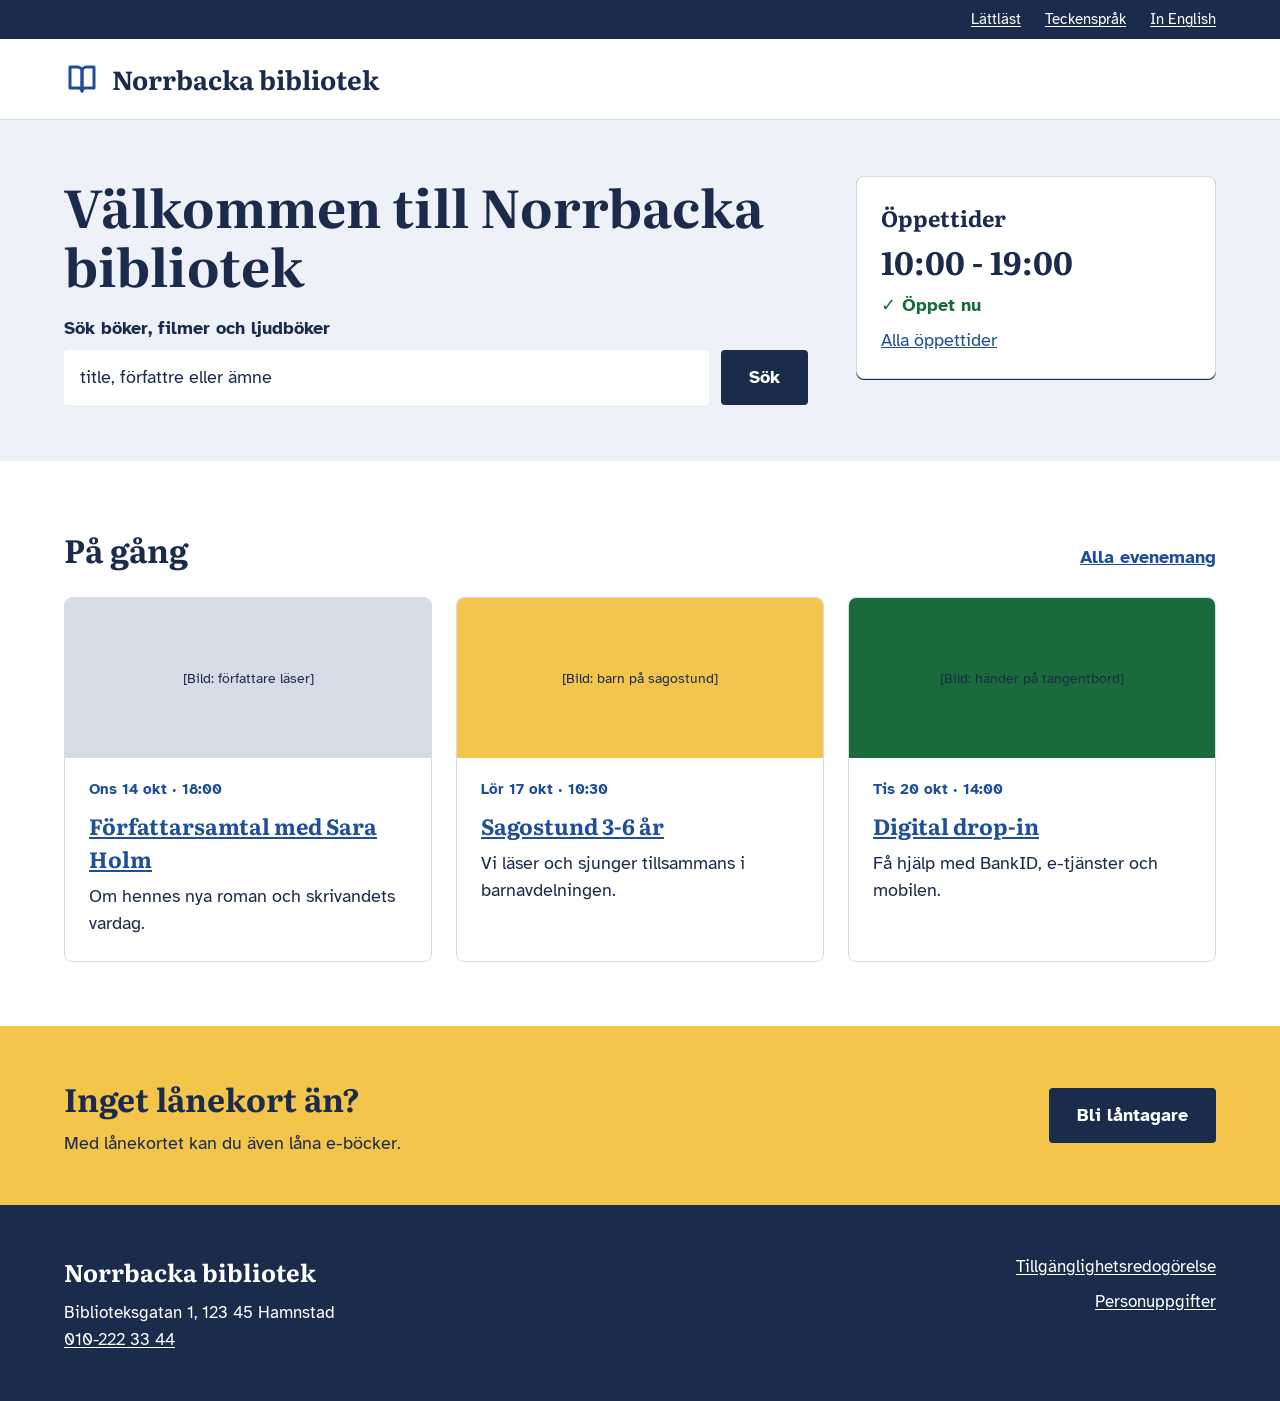
<file: index.html>
<!DOCTYPE html>
<html lang="en">
<head>
    <meta charset="UTF-8">
    <meta name="viewport" content="width=device-width, initial-scale=1.0">
    <title>Document</title>
    <link rel="stylesheet" href="./Styles/base.css">
    <link rel="stylesheet" href="index.css">
    <link rel="stylesheet" href="main.css">

</head>

<body>
    <div class="utility">
        <div class="content">
            <a href="#">Lättläst</a>
            <a href="#">Teckenspråk</a>
            <a href="#" lang="en">In English</a>
        </div>
    </div>

    <header class="header">
        <div class="content">
            <a class="logo" href="/">
                <img src="norrbacka-ikon.svg" alt="Logo">
                Norrbacka bibliotek
            </a>

            <nav class="nav" aria-label="meny-title">
                <details>
                    <summary>Meny</summary>
                        <ul>
                            <li><a href="Startsida.html" aria-current="page">Start</a></li>
                            <li><a href="Evenemang.html">Evenemang</a></li>
                            <li><a href="unga.html">Barn & unga</a></li>
                            <li><a href="besok.html">Besök oss</a></li>
                            <li><a href="lantagare.html">Bli låntagare</a></li>
                        </ul>
                </details>
            </nav>
        </div>
    </header>

    <main id="main">

        <section class="hero" aria-label="Hero-title">
            <div class="content">
                <div class="hero-intro">
                    <h1 id="hero-title">Välkommen till Norrbacka bibliotek</h1>
                    <form class="search" role="search" action="/sök">
                        <label for="search-input">Sök böker, filmer och ljudböker</label>
                        <div class="search-row">
                            <input id="search-input" type="search" name="q" placeholder="title, författre eller ämne">
                            <button class="button" type="submit">Sök</button>
                        </div>
                    </form>
                </div>
                
                <aside class="hours" aria-label="hours-title">
                    <h2 id="hours-title">Öppettider</h2>
                    <p class="hours-time">10:00 - 19:00</p>
                    <p class="hours-status"><span aria-hidden="true">✓</span> Öppet nu</p>
                    <a href="#">Alla <span class="desktop-only">öppet</span>tider</a>
                </aside>
            </div>
        </section>

        <section class="events" aria-label="events-title">
            <div class="content">
                <div class="section-header">
                    <h2>På gång</h2>
                </div>

                <ul class="event-list">
                    <li class="event-card">
                        <div class="event-img-blue">[Bild: författare läser]</div>
                        <div class="event-body">
                            <p class="event-data"><time datetime="2026-10-14T18:00">Ons 14 okt · 18:00</time></p>
                            <h3><a href="#">Författarsamtal med Sara Holm</a></h3>
                            <p>Om hennes nya roman och skrivandets vardag.</p>
                        </div>
                    </li>

                    <li class="event-card">
                        <div class="event-img-yellow">[Bild: barn på sagostund]</div>
                        <div class="event-body">
                            <p class="event-data"><time datetime="2026-10-17T10:30">Lör 17 okt · 10:30</time></p>
                            <h3><a href="#">Sagostund 3-6 år</a></h3>
                            <p>Vi läser och sjunger tillsammans i barnavdelningen.</p>
                        </div>
                    </li>

                    <li class="event-card">
                        <div class="event-img-green">[Bild: händer på tangentbord]</div>
                        <div class="event-body">
                            <p class="event-data"><time datetime="2026-10-20T14:00">Tis 20 okt · 14:00</time></p>
                            <h3><a href="#">Digital drop-in</a></h3>
                            <p>Få hjälp med BankID, e-tjänster och mobilen.</p>
                        </div>
                    </li>
                </ul>
                <a class="events-more" href="#">Alla evenemang</a>
            </div>
        </section>

        <section class="cta" aria-label="cta-title">
            <div class="content">
                <div>
                    <h2 id="cta-title">Inget lånekort än?</h2>
                    <p>
                        <span class="mobile-only">Gratis och tar fem minuter.</span> 
                        <span class="desktop-only">Med lånekortet kan du även låna e-böcker.</span>
                    </p>
                </div>
                <a class="button-dark" herf="#">Bli låntagare</a>
            </div>
        </section>
    </main>

    <footer class="footer">
        <div class="content">
            <address>
                <p class="footer-name">Norrbacka bibliotek</p>
                Biblioteksgatan 1, 123 45 Hamnstad<br>
                <a href="tel:+46100000000">010-222 33 44</a>
            </address>

            <ul class="footer-links">
                <li><a href="#">Tillgänglighetsredogörelse</a></li>
                <li><a href="#">Personuppgifter</a></li>
            </ul>
        </div>
    </footer>

    
</body>
</html>
</file>
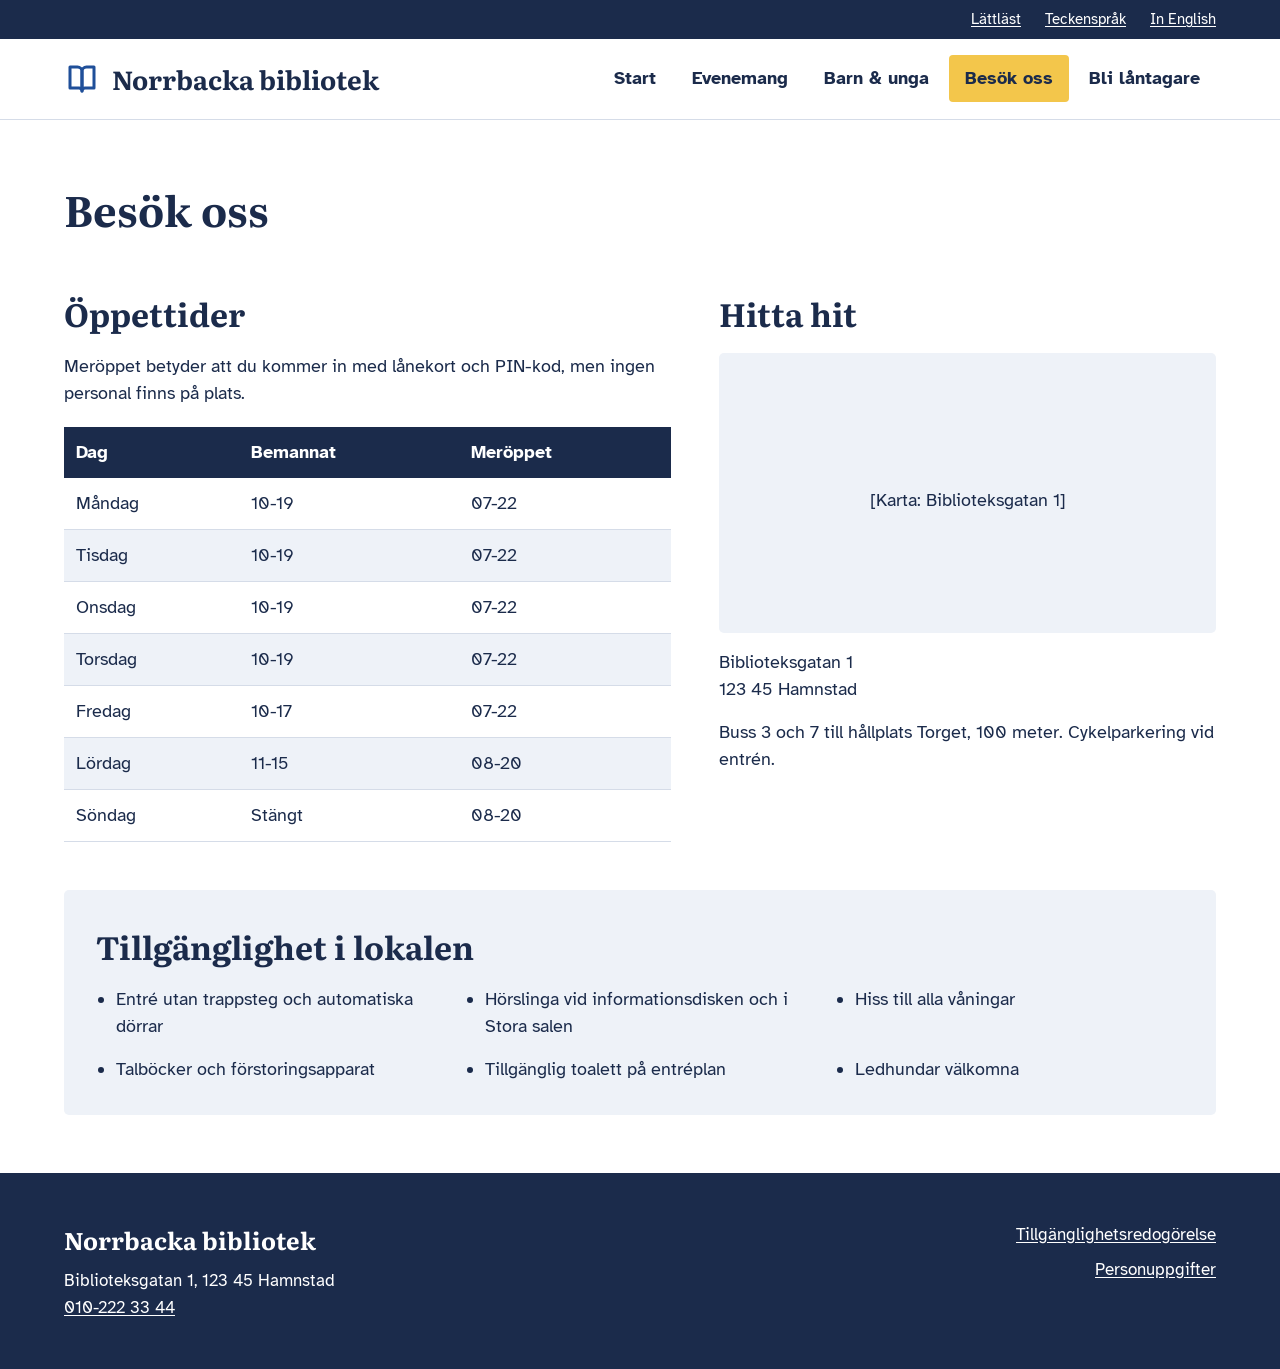
<file: besok.html>
<!DOCTYPE html>
<html lang="sv">
<head>
    <meta charset="UTF-8">
    <meta name="viewport" content="width=device-width, initial-scale=1.0">
    <title>Besök oss</title>

     <link rel="stylesheet" href="./Styles/base.css">
    <link rel="stylesheet" href="besok.css">
    <link rel="stylesheet" href="main.css">
</head>

<body>

    <div class="utility">
        <div class="content">
            <a href="#">Lättläst</a>
            <a href="#">Teckenspråk</a>
            <a href="#" lang="en">In English</a>
        </div>
    </div>

    <header class="header">
        <div class="content">

            <a class="logo" href="index.html">
                <img src="norrbacka-ikon.svg" alt="Norrbacka biblioteks logotyp">
                Norrbacka bibliotek
            </a>

            <nav class="nav">
                <ul>
                    <li><a href="index.html">Start</a></li>
                    <li><a href="Evenemang.html">Evenemang</a></li>
                    <li><a href="unga.html">Barn & unga</a></li>
                    <li><a href="besok.html" aria-current="page">Besök oss</a></li>
                    <li><a href="lantagare.html">Bli låntagare</a></li>
                </ul>
            </nav>

        </div>
    </header>


    <main>

        <section class="visit-section">
            <div class="content">

                <h1>Besök oss</h1>

                <div class="visit-grid">

                    <section class="opening-hours">

                        <h2>Öppettider</h2>

                        <p>
                            Meröppet betyder att du kommer in med lånekort och PIN-kod,
                            men ingen personal finns på plats.
                        </p>

                        <table>
                            <thead>
                                <tr>
                                    <th>Dag</th>
                                    <th>Bemannat</th>
                                    <th>Meröppet</th>
                                </tr>
                            </thead>

                            <tbody>
                                <tr>
                                    <td>Måndag</td>
                                    <td>10-19</td>
                                    <td>07-22</td>
                                </tr>

                                <tr>
                                    <td>Tisdag</td>
                                    <td>10-19</td>
                                    <td>07-22</td>
                                </tr>

                                <tr>
                                    <td>Onsdag</td>
                                    <td>10-19</td>
                                    <td>07-22</td>
                                </tr>

                                <tr>
                                    <td>Torsdag</td>
                                    <td>10-19</td>
                                    <td>07-22</td>
                                </tr>

                                <tr>
                                    <td>Fredag</td>
                                    <td>10-17</td>
                                    <td>07-22</td>
                                </tr>

                                <tr>
                                    <td>Lördag</td>
                                    <td>11-15</td>
                                    <td>08-20</td>
                                </tr>

                                <tr>
                                    <td>Söndag</td>
                                    <td>Stängt</td>
                                    <td>08-20</td>
                                </tr>
                            </tbody>
                        </table>

                    </section>


                    <section class="find-us">

                        <h2>Hitta hit</h2>

                        <div class="map">
                            <p>[Karta: Biblioteksgatan 1]</p>
                        </div>

                        <p>
                            Biblioteksgatan 1<br>
                            123 45 Hamnstad
                        </p>

                        <p>
                            Buss 3 och 7 till hållplats Torget, 100 meter.
                            Cykelparkering vid entrén.
                        </p>

                    </section>

                </div>


                <section class="accessibility">

                    <h2>Tillgänglighet i lokalen</h2>

                    <ul>
                        <li>Entré utan trappsteg och automatiska dörrar</li>
                        <li>Hörslinga vid informationsdisken och i Stora salen</li>
                        <li>Hiss till alla våningar</li>
                        <li>Talböcker och förstoringsapparat</li>
                        <li>Tillgänglig toalett på entréplan</li>
                        <li>Ledhundar välkomna</li>
                    </ul>

                </section>

            </div>
        </section>

    </main>


    <footer class="footer">
        <div class="content">

            <address>
                <p class="footer-name">Norrbacka bibliotek</p>
                Biblioteksgatan 1, 123 45 Hamnstad<br>
                <a href="tel:+46102223344">010-222 33 44</a>
            </address>

            <ul class="footer-links">
                <li><a href="#">Tillgänglighetsredogörelse</a></li>
                <li><a href="#">Personuppgifter</a></li>
            </ul>

        </div>
    </footer>

</body>
</html>
</file>
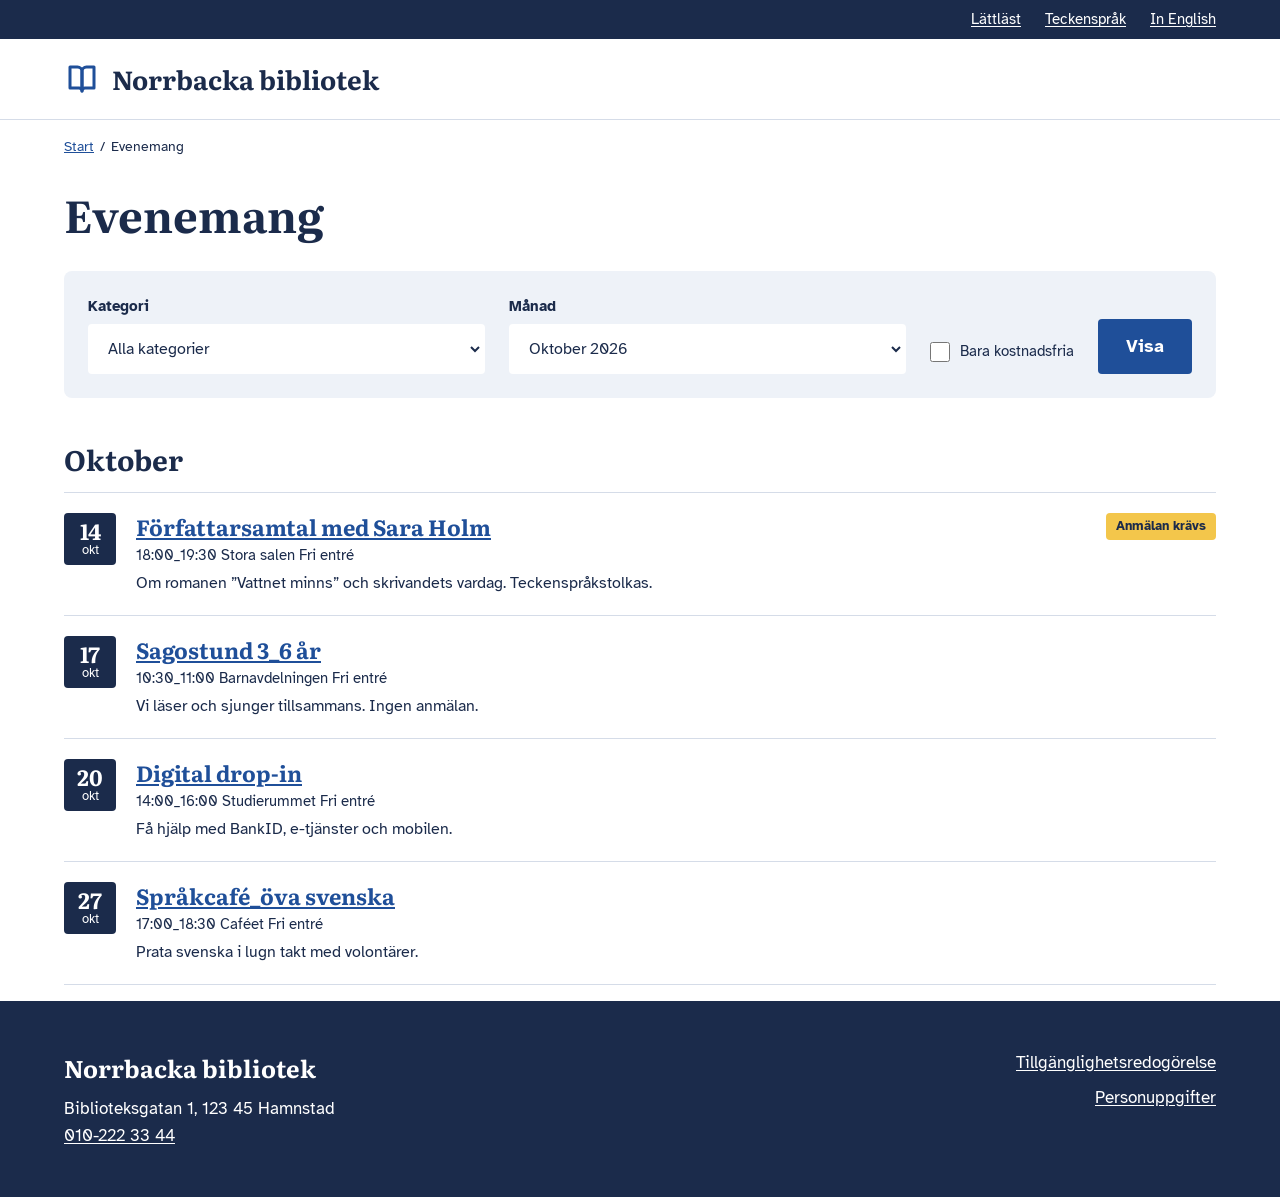
<file: Evenemang.html>
<!DOCTYPE html>
<html lang="en">
<head>
    <meta charset="UTF-8">
    <meta name="viewport" content="width=device-width, initial-scale=1.0">
    <title>Document</title>
    <link rel="stylesheet" href="./Styles/base.css">
    <link rel="stylesheet" href="./Styles/page2.css">
    <link rel="stylesheet" href="main.css">
</head>
<body>
    <div class="utility">
        <div class="content">
            <a href="#">Lättläst</a>
            <a href="#">Teckenspråk</a>
            <a href="#" lang="en">In English</a>
        </div>
    </div>

    <header class="header">
        <div class="content">
            <a class="logo" href="/">
                <img src="norrbacka-ikon.svg" alt="Logo">
                Norrbacka bibliotek
            </a>

            <nav class="nav" aria-label="meny-title">
                <details>
                    <summary>Meny</summary>
                        <ul>
                            <li><a href="index.html">Start</a></li>
                            <li><a href="Evenemang.html" aria-current="page">Evenemang</a></li>
                            <li><a href="unga.html">Barn & unga</a></li>
                            <li><a href="besok.html">Besök oss</a></li>
                            <li><a href="lantagare.html">Bli låntagare</a></li>
                        </ul>
                </details>
            </nav>
        </div>
    </header>

    <main id="main">
        <div class="content">
            <nav class="crumb" aria-label="smula">
                <ol>
                    <li><a href="Startsida.html">Start</a></li>
                    <li aria-current="page">Evenemang</li>
                </ol>
            </nav>

            <h1 class="page-title">Evenemang</h1>

            <form action="/Evenemang.html" class="filter" aria-label="Filtrera evenemang">
                <div class="field">
                    <label for="category">Kategori</label>

                    <select name="kategori" id="category">
                        <option value="">Alla kategorier</option>
                        <option value="barn">Barn & unga</option>
                        <option value="forfattare">Författarsamtal</option>
                        <option value="digitalt">Digitalt</option>
                        <option value="sprak">Språk</option>
                    </select>

                </div>

                <div class="field">
                    <label for="month">Månad</label>

                    <select name="månad" id="month">
                        <option value="2026-10">Oktober 2026</option>
                        <option value="2026-11">November 2026</option>
                        <option value="2026-12">December 2026</option>
                    </select>

                </div>

                <label class="check">
                    <input type="checkbox" name="gratis">
                    Bara kostnadsfria
                </label>

                <button class="button" type="submit">Visa</button>
            </form>

            <section class="month" aria-labelledby="month-oktober">
                <h2 id="month-oktober">Oktober</h2>

                <ul class="event-rows">
                    <li class="event-row">

                        <time class="date-badge" datetime="2026-10-14">
                            <span class="date-day">14</span>
                            <span class="date-month">okt</span>
                        </time>

                        <div class="event-info">
                            <h3><a href="#">Författarsamtal med Sara Holm</a></h3>
                            <p class="event-meta">18:00_19:30 Stora salen Fri entré</p>
                            <p class="event-desc">Om romanen ”Vattnet minns” och skrivandets vardag. Teckenspråkstolkas.</p>
                        </div>

                        <span class="badge">Anmälan krävs</span>
                    </li>

                    <li class="event-row">
            
                        <time class="date-badge" datetime="2026-10-17">
                            <span class="date-day">17</span>
                            <span class="date-month">okt</span>
                        </time>

                        <div class="event-info">
                            <h3><a href="#">Sagostund 3_6 år</a></h3>
                            <p class="event-meta">10:30_11:00 Barnavdelningen Fri entré</p>
                            <p class="event-desc">Vi läser och sjunger tillsammans. Ingen anmälan.</p>
                        </div>
                    </li>
 
                    <li class="event-row">

                        <time class="date-badge" datetime="2026-10-20">
                            <span class="date-day">20</span>
                            <span class="date-month">okt</span>
                        </time>

                        <div class="event-info">
                            <h3><a href="#">Digital drop-in</a></h3>
                            <p class="event-meta">14:00_16:00 Studierummet Fri entré</p>
                            <p class="event-desc">Få hjälp med BankID, e-tjänster och mobilen.</p>
                        </div>

                    </li>
 
                    <li class="event-row">

                        <time class="date-badge" datetime="2026-10-27">
                            <span class="date-day">27</span>
                            <span class="date-month">okt</span>
                        </time>

                        <div class="event-info">
                            <h3><a href="#">Språkcafé_öva svenska</a></h3>
                            <p class="event-meta">17:00_18:30 Caféet Fri entré</p>
                            <p class="event-desc">Prata svenska i lugn takt med volontärer.</p>
                        </div>

                    </li>
                </ul>
            </section>
        </div>
    </main>

    <footer class="footer">
        <div class="content">
            <address>
                <p class="footer-name">Norrbacka bibliotek</p>
                Biblioteksgatan 1, 123 45 Hamnstad<br>
                <a href="tel:+46100000000">010-222 33 44</a>
            </address>

            <ul class="footer-links">
                <li><a href="#">Tillgänglighetsredogörelse</a></li>
                <li><a href="#">Personuppgifter</a></li>
            </ul>
        </div>
    </footer>
    
</body>
</html>
</file>
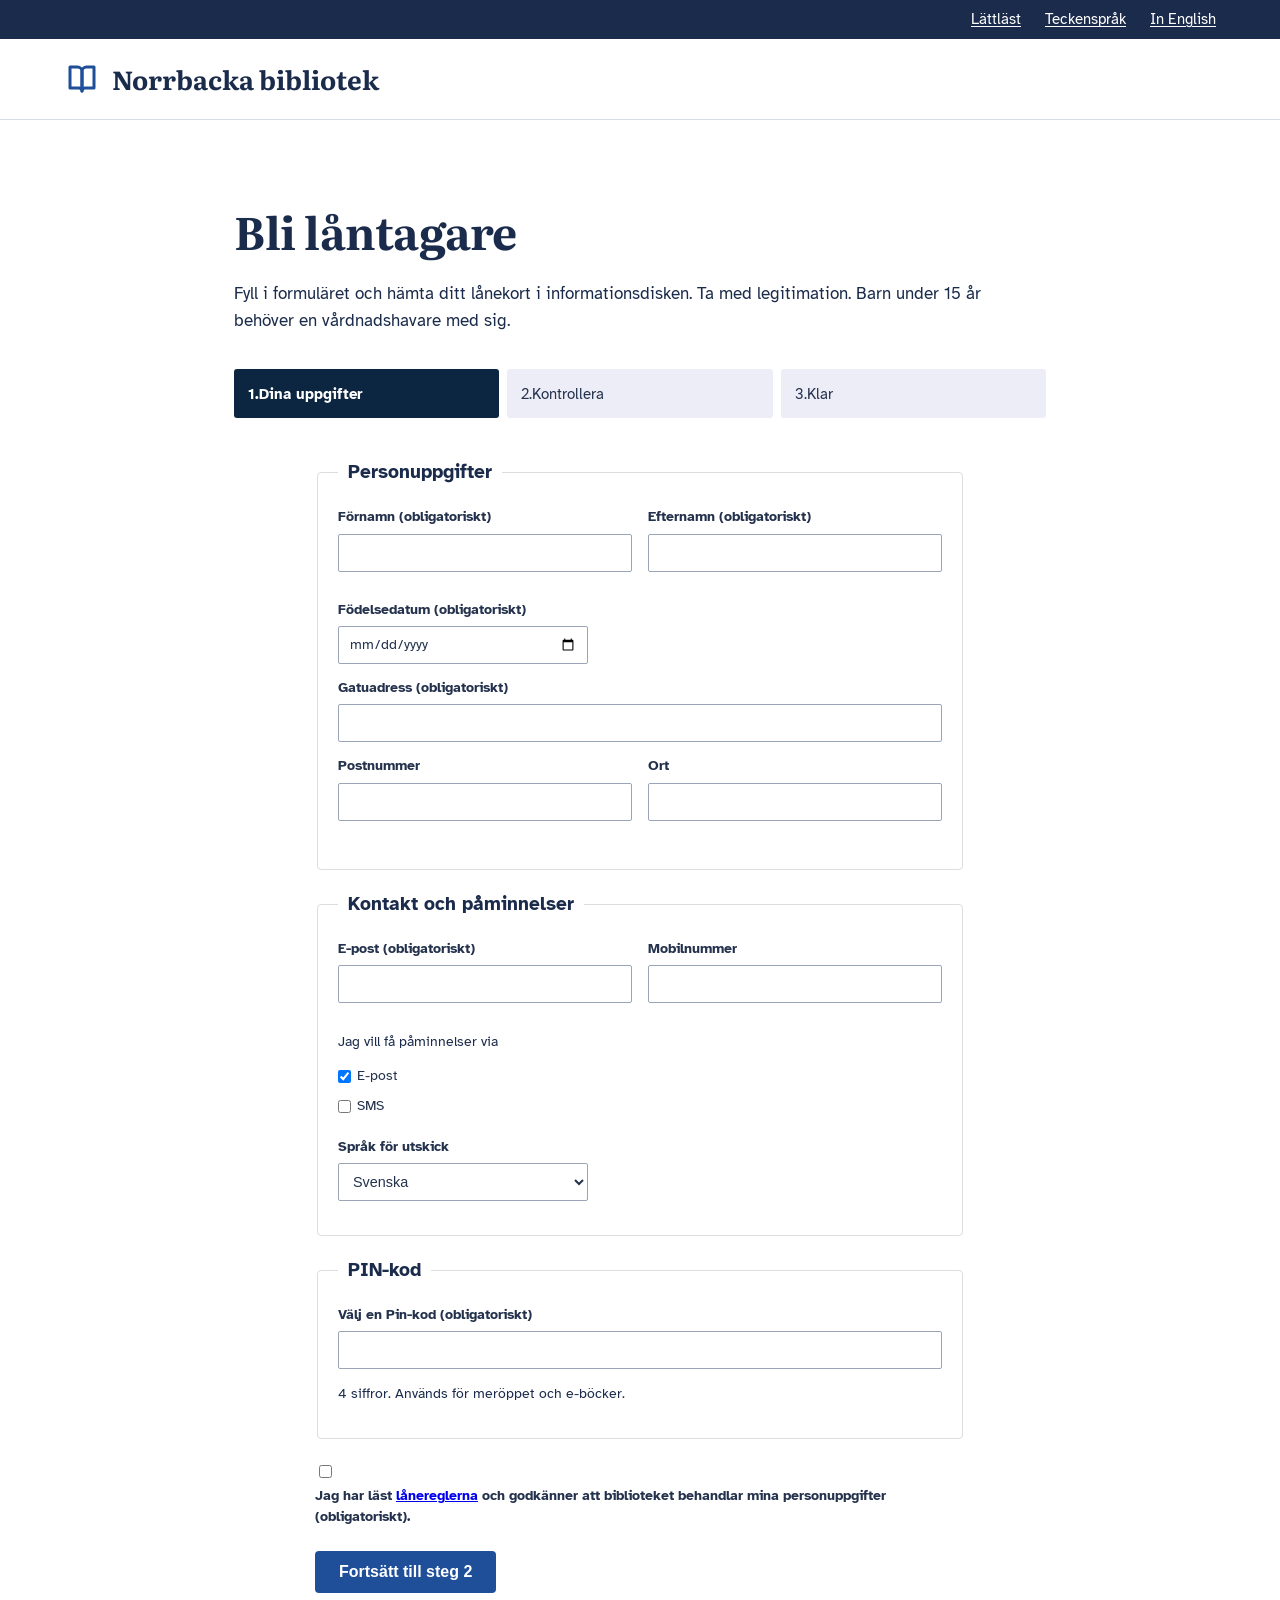
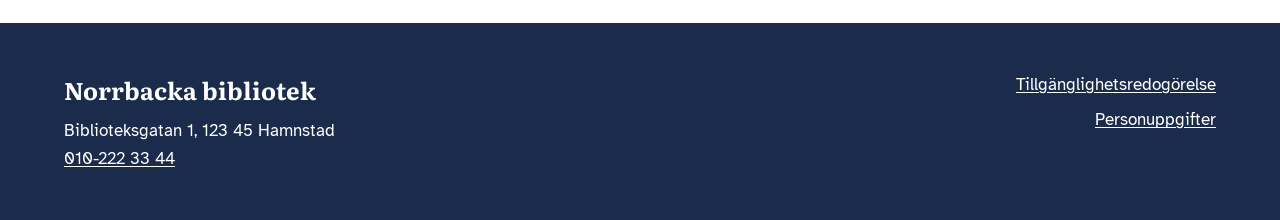
<file: lantagare.html>
<!DOCTYPE html>
<html lang="en">
<head>
    <meta charset="UTF-8">
    <meta name="viewport" content="width=device-width, initial-scale=1.0">
    <title>Document</title>
    <link rel="stylesheet" href="./Styles/base.css">
    <link rel="stylesheet" href="lantagare.css">
    <link rel="stylesheet" href="main.css">
</head>

<body>
    <div class="utility">
        <div class="content">
            <a href="#">Lättläst</a>
            <a href="#">Teckenspråk</a>
            <a href="#" lang="en">In English</a>
        </div>
    </div>

    <header class="header">
        <div class="content">
            <a class="logo" href="/">
                <img src="norrbacka-ikon.svg" alt="Logo">
                Norrbacka bibliotek
            </a>

            <nav class="nav" aria-label="meny-title">
                <details>
                    <summary>Meny</summary>
                        <ul>
                            <li><a href="index.html">Start</a></li>
                            <li><a href="Evenemang.html">Evenemang</a></li>
                            <li><a href="unga.html">Barn & unga</a></li>
                            <li><a href="besok.html">Besök oss</a></li>
                            <li><a href="lantagare.html" aria-current="page">Bli låntagare</a></li>
                        </ul>
                </details>        
            </nav>
        </div>
    </header>






    <main>
        <section class="hero" aria-label="Hero-title">
            <div class="content">
                <div class="hero-intro">
                    <h1>Bli låntagare</h1>
                    <p>Fyll i formuläret och hämta ditt lånekort i informationsdisken. Ta med legitimation. Barn under 15 år behöver en vårdnadshavare med sig.</p>
                </div>
                <nav class="steps" aria-label="Registreringens steg">

                    <ol>
                        <li>Dina uppgifter</li>
                        <li>Kontrollera</li>
                        <li>Klar</li>
                    </ol>
                </nav>

            </div>
        </section>


            <form action="/skicka-data" method="POST">
            <fieldset class="form-section">
                <legend class="form-section_title">Personuppgifter</legend>
        
        <div class="form-row">
            <div class="form-field">        
                <label for="fornamn">Förnamn (obligatoriskt)</label>
                <input id="fornamn" name="fornamn"
                      autocomplete="given-name" required>
            </div>

            <div class="form-field">
                <label for="efternamn">Efternamn (obligatoriskt)</label>
                <input id="efternamn" name="efternamn"
                       autocomplete="family-name" required>
            </div>
        </div>

        <div class="form-field">
                <label for="fodelsedatum">
                  Födelsedatum (obligatoriskt)
                </label>
                <input id="fodelsedatum" name="fodelsedatum"
                    type="date" required>
        </div>

        <div class="form-field">

                <label for="adress">Gatuadress (obligatoriskt)</label>
             <input id="adress" name="adress"
                       autocomplete="street-address" required>
        </div>

        <div class="form-row">
            <div class="form-field">

                <label for="postnummer">Postnummer</label>
                <input id="postnummer" name="postnummer"
                    autocomplete="postal-code">
            </div>

            <div class="form-field">

                <label for="ort">Ort</label>
                <input id="ort" name="ort"
                    autocomplete="address-level2">
            </div>
        </div>
    </fieldset>

        <fieldset class="form-section">
            <legend class="form-section_title">Kontakt och påminnelser</legend>
        
            <div class="form-row">
                <div class="form-field">
                    <label for="epost">E-post (obligatoriskt)</label>
                    <input id="epost" name="epost" type="email"
                        autocomplete="email" required>
                </div>

                <div class="form-field">
                    <label for="mobil">Mobilnummer</label>
                    <input id="mobil" name="mobil" type="tel"
                        autocomplete="tel">
                </div>
            </div>

            <p>Jag vill få påminnelser via</p>

            <div class="checkbox-group">
                <div class="checkbox-option">
                    <input id="paminelse-epost" type="checkbox"
                        name="paminelse" value="epost" checked>
                    <label for="paminelse-epost">E-post</label>
                </div>

                <div class="checkbox-option">
                    <input id="paminelse-sms" type="checkbox"
                        name="paminelse" value="sms">
                    <label for="paminelse-sms">SMS</label>
                </div>
            </div>    
        
            <div class="form-field">    
                <label for="sprak">Språk för utskick</label>
                <select id="sprak" name="sprak">
                    <option value="sv">Svenska</option>
                    <option value="en">Engelska</option>
                </select>
            </div>    
        </fieldset>


        <fieldset class="form-section">
            <legend class="form-section_title">PIN-kod</legend>

            <label for="pinkod">Välj en Pin-kod (obligatoriskt)</label>
            <input id="pinkod" name="pinkod" type="password"
                inputmode="numeric" pattern="[0-9]{4}"
                minlength="4" maxlength="4" required>

            <p>4 siffror. Används för meröppet och e-böcker.</p>


        </fieldset>

        <div class="form-agreement">
            <input id="godkannande" name="godkannande"
                   type="checkbox" required>
            <label for="godkannande">
            Jag har läst <a href="#">lånereglerna</a> och godkänner att biblioteket behandlar mina personuppgifter (obligatoriskt).
    
            </label>
        </div>

        <div class="form-actions">
            <button type="submit" class="btn-primary">Fortsätt till steg 2</button>
        </div>
        </form>
    </main>



    <footer class="footer">
        <div class="content">
            <address>
                <p class="footer-name">Norrbacka bibliotek</p>
                Biblioteksgatan 1, 123 45 Hamnstad<br>
                <a href="tel:+46100000000">010-222 33 44</a>
            </address>
            <ul class="footer-links">
                <li><a href="#">Tillgänglighetsredogörelse</a></li>
                <li><a href="#">Personuppgifter</a></li>
            </ul>
        </div>
    </footer>





</body>
</html>
</file>
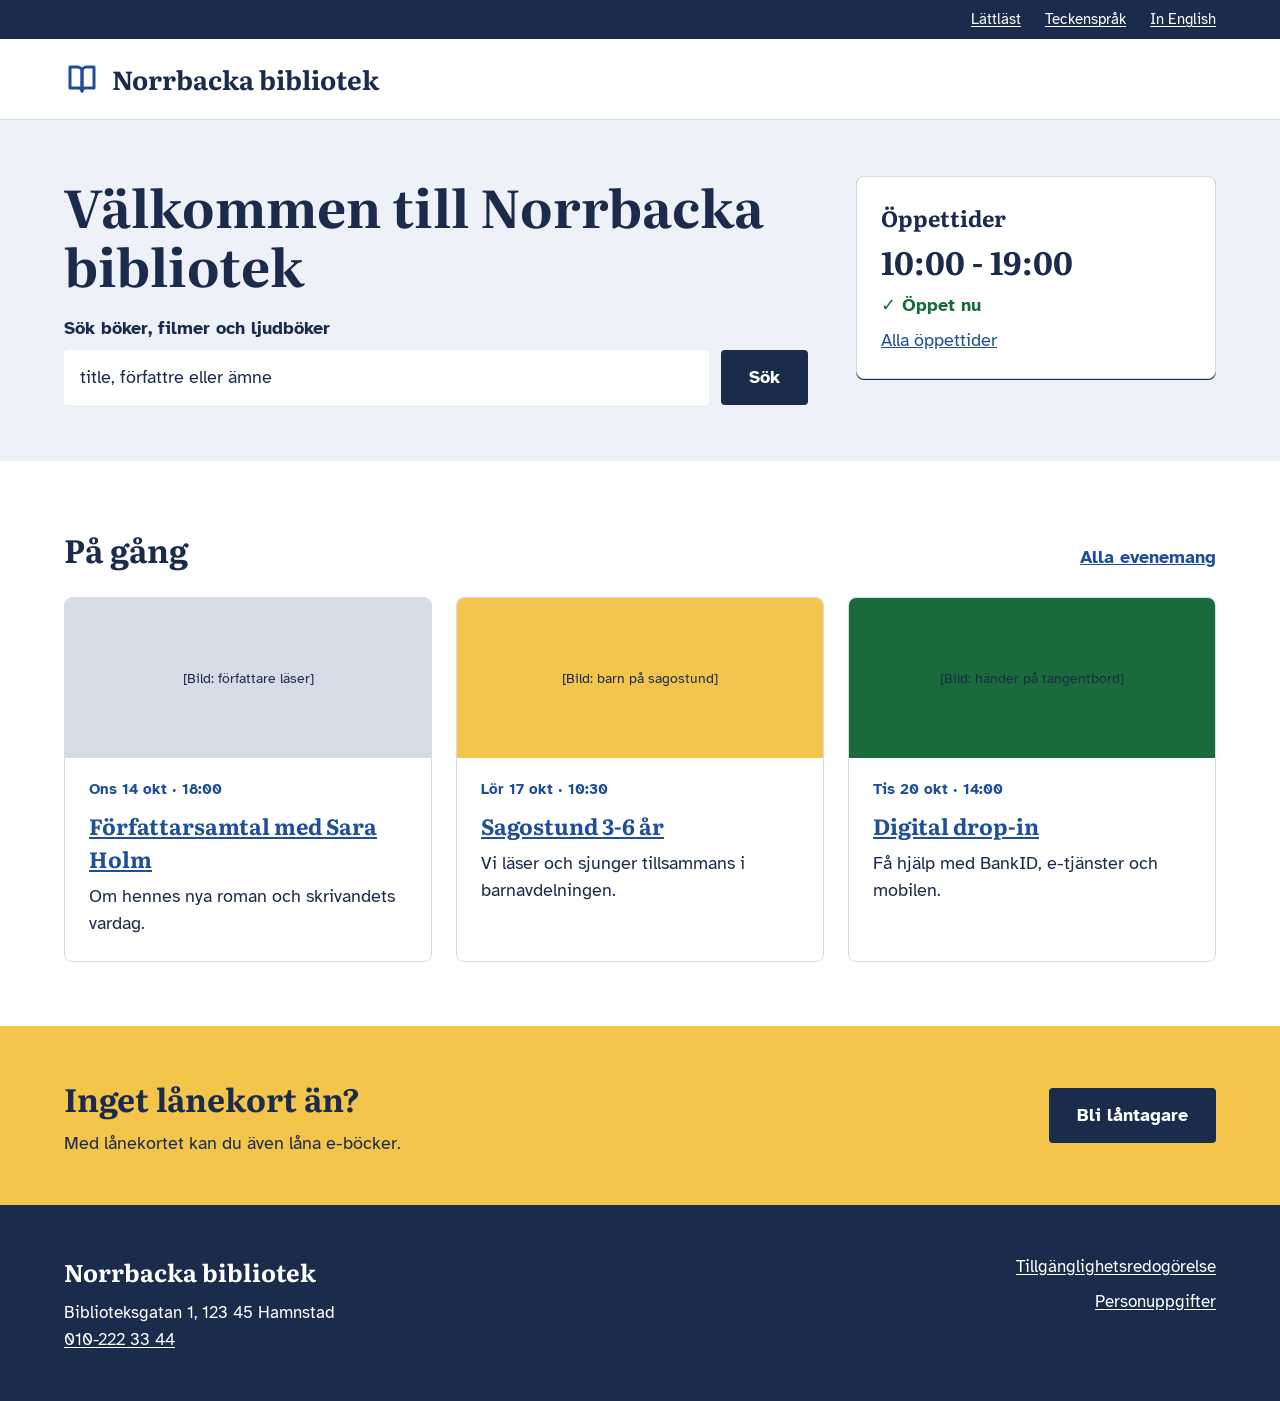
<file: Startsida.html>
<!DOCTYPE html>
<html lang="en">
<head>
    <meta charset="UTF-8">
    <meta name="viewport" content="width=device-width, initial-scale=1.0">
    <title>Document</title>
    <link rel="stylesheet" href="./Styles/base.css">
    <link rel="stylesheet" href="Startsida.css">
    <link rel="stylesheet" href="main.css">

</head>

<body>
    <div class="utility">
        <div class="content">
            <a href="#">Lättläst</a>
            <a href="#">Teckenspråk</a>
            <a href="#" lang="en">In English</a>
        </div>
    </div>

    <header class="header">
        <div class="content">
            <a class="logo" href="/">
                <img src="norrbacka-ikon.svg" alt="Logo">
                Norrbacka bibliotek
            </a>

            <nav class="nav" aria-label="meny-title">
                <details>
                    <summary>Meny</summary>
                        <ul>
                            <li><a href="Startsida.html" aria-current="page">Start</a></li>
                            <li><a href="Evenemang.html">Evenemang</a></li>
                            <li><a href="unga.html">Barn & unga</a></li>
                            <li><a href="besok.html">Besök oss</a></li>
                            <li><a href="lantagare.html">Bli låntagare</a></li>
                        </ul>
                </details>
            </nav>
        </div>
    </header>

    <main id="main">

        <section class="hero" aria-label="Hero-title">
            <div class="content">
                <div class="hero-intro">
                    <h1 id="hero-title">Välkommen till Norrbacka bibliotek</h1>
                    <form class="search" role="search" action="/sök">
                        <label for="search-input">Sök böker, filmer och ljudböker</label>
                        <div class="search-row">
                            <input id="search-input" type="search" name="q" placeholder="title, författre eller ämne">
                            <button class="button" type="submit">Sök</button>
                        </div>
                    </form>
                </div>
                
                <aside class="hours" aria-label="hours-title">
                    <h2 id="hours-title">Öppettider</h2>
                    <p class="hours-time">10:00 - 19:00</p>
                    <p class="hours-status"><span aria-hidden="true">✓</span> Öppet nu</p>
                    <a href="#">Alla <span class="desktop-only">öppet</span>tider</a>
                </aside>
            </div>
        </section>

        <section class="events" aria-label="events-title">
            <div class="content">
                <div class="section-header">
                    <h2>På gång</h2>
                </div>

                <ul class="event-list">
                    <li class="event-card">
                        <div class="event-img-blue">[Bild: författare läser]</div>
                        <div class="event-body">
                            <p class="event-data"><time datetime="2026-10-14T18:00">Ons 14 okt · 18:00</time></p>
                            <h3><a href="#">Författarsamtal med Sara Holm</a></h3>
                            <p>Om hennes nya roman och skrivandets vardag.</p>
                        </div>
                    </li>

                    <li class="event-card">
                        <div class="event-img-yellow">[Bild: barn på sagostund]</div>
                        <div class="event-body">
                            <p class="event-data"><time datetime="2026-10-17T10:30">Lör 17 okt · 10:30</time></p>
                            <h3><a href="#">Sagostund 3-6 år</a></h3>
                            <p>Vi läser och sjunger tillsammans i barnavdelningen.</p>
                        </div>
                    </li>

                    <li class="event-card">
                        <div class="event-img-green">[Bild: händer på tangentbord]</div>
                        <div class="event-body">
                            <p class="event-data"><time datetime="2026-10-20T14:00">Tis 20 okt · 14:00</time></p>
                            <h3><a href="#">Digital drop-in</a></h3>
                            <p>Få hjälp med BankID, e-tjänster och mobilen.</p>
                        </div>
                    </li>
                </ul>
                <a class="events-more" href="#">Alla evenemang</a>
            </div>
        </section>

        <section class="cta" aria-label="cta-title">
            <div class="content">
                <div>
                    <h2 id="cta-title">Inget lånekort än?</h2>
                    <p>
                        <span class="mobile-only">Gratis och tar fem minuter.</span> 
                        <span class="desktop-only">Med lånekortet kan du även låna e-böcker.</span>
                    </p>
                </div>
                <a class="button-dark" herf="#">Bli låntagare</a>
            </div>
        </section>
    </main>

    <footer class="footer">
        <div class="content">
            <address>
                <p class="footer-name">Norrbacka bibliotek</p>
                Biblioteksgatan 1, 123 45 Hamnstad<br>
                <a href="tel:+46100000000">010-222 33 44</a>
            </address>

            <ul class="footer-links">
                <li><a href="#">Tillgänglighetsredogörelse</a></li>
                <li><a href="#">Personuppgifter</a></li>
            </ul>
        </div>
    </footer>

    
</body>
</html>
</file>
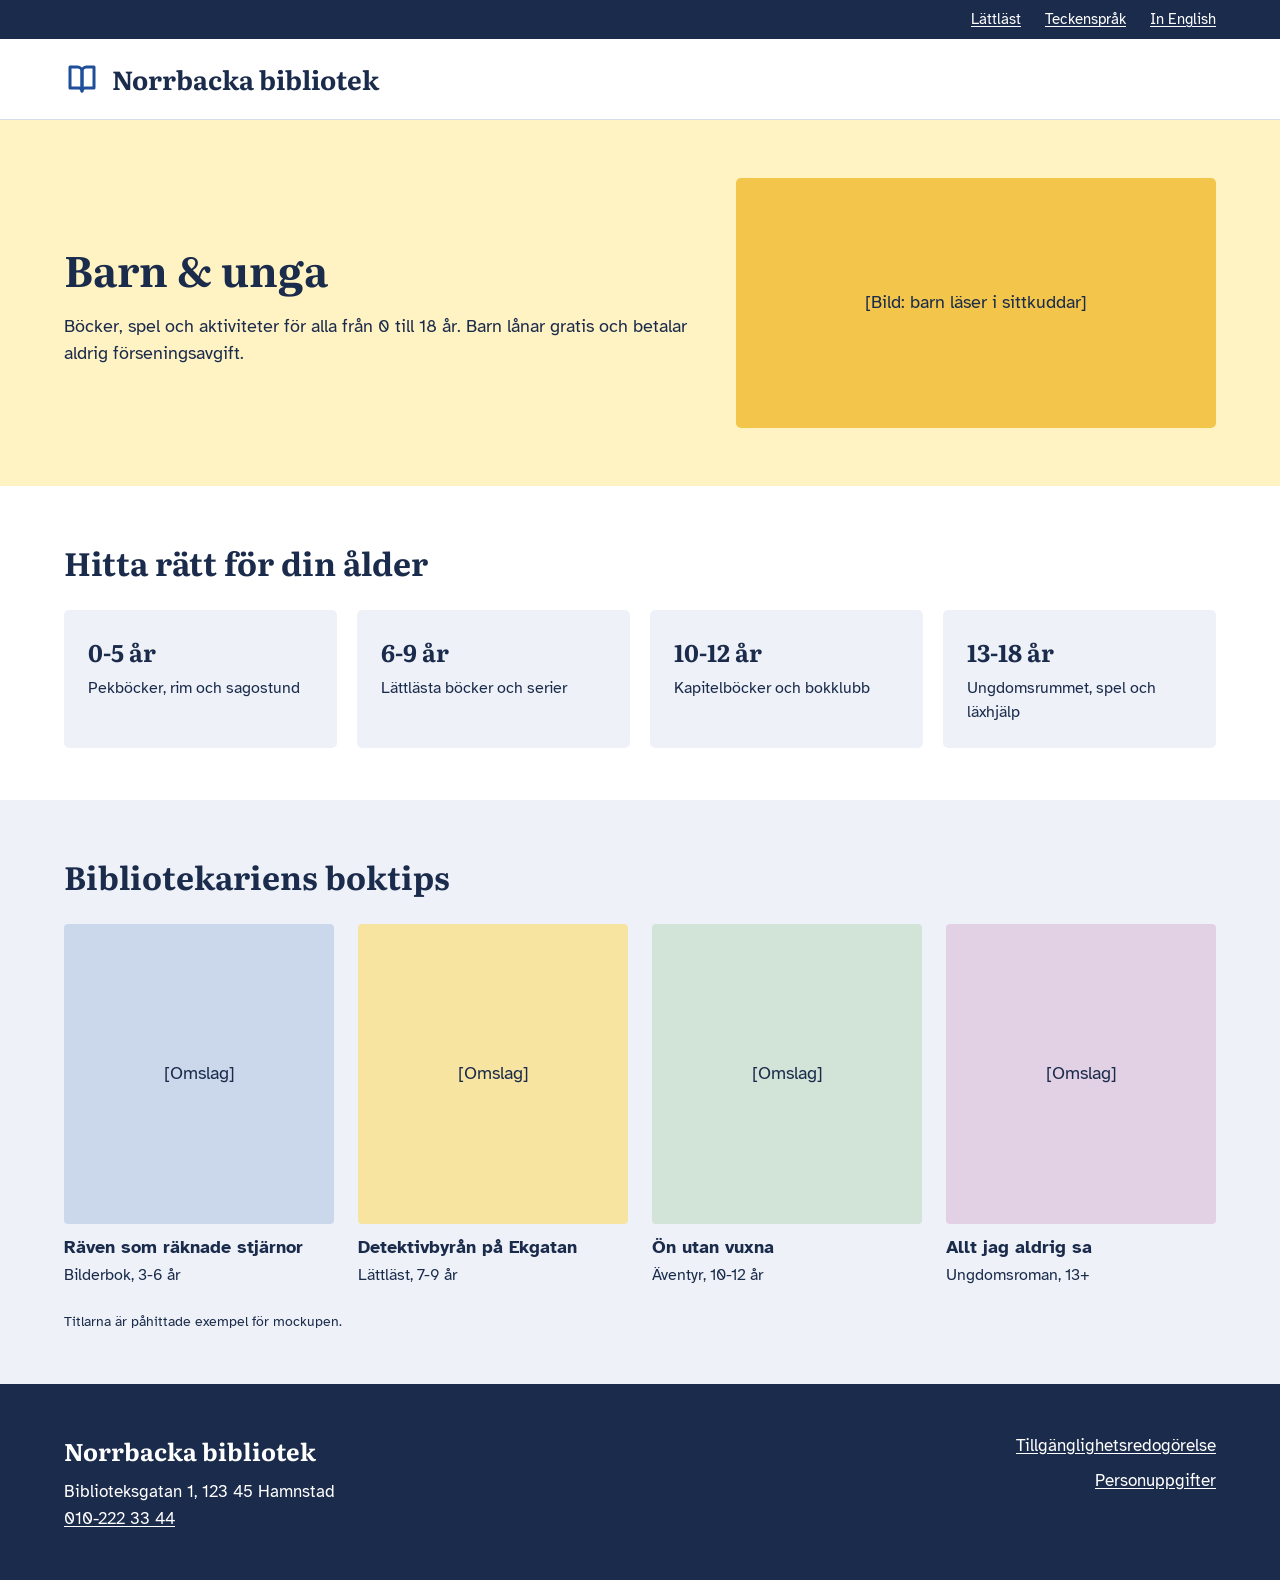
<file: unga.html>
<!DOCTYPE html>
<html lang="en">
<head>
    <meta charset="UTF-8">
    <meta name="viewport" content="width=device-width, initial-scale=1.0">
    <title>Barn & unga</title>
    <link rel="stylesheet" href="./Styles/base.css">
    <link rel="stylesheet" href="unga.css">
    <link rel="stylesheet" href="main.css">
   

    
</head> 
<body>
    <div class="utility">
        <div class="content">
            <a href="#">Lättläst</a>
            <a href="#">Teckenspråk</a>
            <a href="#" lang="en">In English</a>
        </div>
    </div>
    <header class="header">
        <div class="content">
            <a class="logo" href="/">
                <img src="norrbacka-ikon.svg" alt="Logo">
                Norrbacka bibliotek
            </a>
            <nav class="nav" aria-label="meny-title">
                <details>
                    <summary>Meny</summary>
                        <ul>
                            <li><a href="index.html" >Start</a></li>
                            <li><a href="Evenemang.html">Evenemang</a></li>
                            <li><a href="unga.html" aria-current="page">Barn & unga</a></li>
                            <li><a href="besok.html">Besök oss</a></li>
                            <li><a href="lantagare.html">Bli låntagare</a></li>
                        </ul>
                </details>
            </nav>
        </div>
    </header> 
<main>

    <section class="unga-hero">
    <div class="content ung-hero-content">

        <div class="ung-hero-text">
            <h1>Barn & unga</h1>
            <p>
                Böcker, spel och aktiviteter för alla från 0 till 18 år.
                Barn lånar gratis och betalar aldrig förseningsavgift.
            </p>
        </div>

        <div class="ung-hero-image">
            <p>[Bild: barn läser i sittkuddar]</p>
        </div>

    </div>
</section>

<section class="age-section">
    <div class="content">

        <h2>Hitta rätt för din ålder</h2>

        <div class="age-grid">

            <article class="age-card">
                <h3>0-5 år</h3>
                <p>Pekböcker, rim och sagostund</p>
            </article>

            <article class="age-card">
                <h3>6-9 år</h3>
                <p>Lättlästa böcker och serier</p>
            </article>

            <article class="age-card">
                <h3>10-12 år</h3>
                <p>Kapitelböcker och bokklubb</p>
            </article>

            <article class="age-card">
                <h3>13-18 år</h3>
                <p>Ungdomsrummet, spel och läxhjälp</p>
            </article>

        </div>

    </div>
</section>

<section class="booktips">
    <div class="content">

        <h2>Bibliotekariens boktips</h2>

        <div class="book-grid">

            <article class="book-card">
                <div class="book-cover">
                    <p>[Omslag]</p>
                </div>
                <h3>Räven som räknade stjärnor</h3>
                <p>Bilderbok, 3-6 år</p>
            </article>

            <article class="book-card">
                <div class="book-cover">
                    <p>[Omslag]</p>
                </div>
                <h3>Detektivbyrån på Ekgatan</h3>
                <p>Lättläst, 7-9 år</p>
            </article>

            <article class="book-card">
                <div class="book-cover">
                    <p>[Omslag]</p>
                </div>
                <h3>Ön utan vuxna</h3>
                <p>Äventyr, 10-12 år</p>
            </article>

            <article class="book-card">
                <div class="book-cover">
                    <p>[Omslag]</p>
                </div>
                <h3>Allt jag aldrig sa</h3>
                <p>Ungdomsroman, 13+</p>
            </article>

        </div>

        <p class="book-note">
            Titlarna är påhittade exempel för mockupen.
        </p>

    </div>
</section>


</main>
    <footer class="footer">
        <div class="content">
            <address>
                <p class="footer-name">Norrbacka bibliotek</p>
                Biblioteksgatan 1, 123 45 Hamnstad<br>
                <a href="tel:+46100000000">010-222 33 44</a>
            </address>
            <ul class="footer-links">
                <li><a href="#">Tillgänglighetsredogörelse</a></li>
                <li><a href="#">Personuppgifter</a></li>
            </ul>
        </div>
    </footer>
</body>
</html>
</file>
<file: Styles/base.css>
@charset "UTF-8";
* {
  box-sizing: border-box;
}

body {
  margin: 0;
}

body {
  font-family: "Atkinson Hyperlegible", system-ui, Arial, sans-serif;
  font-size: 18px;
  line-height: 1.5;
  color: #1b2b4b;
  background-color: #ffffff;
}

h1, h2, h3, h4, h5, h6 {
  font-family: "Literata", Georgia, serif;
  font-weight: 700;
}

.content {
  width: 100%;
  max-width: 1200px;
  margin-inline: auto;
  padding-inline: 16px;
}

a:focus-visible {
  outline: 3px solid #f3c64b;
  outline-offset: 3px;
  border-radius: 2px;
}

.utility {
  display: none;
  background-color: #1b2b4b;
  color: #ffffff;
  font-size: 15px;
}
.utility .content {
  display: flex;
  flex-wrap: wrap;
  gap: 8px 20px;
  padding-block: 8px;
}
.utility a {
  color: inherit;
  text-decoration: underline;
  text-underline-offset: 2px;
}
.utility a:hover {
  text-decoration-thickness: 2px;
}
.utility a:focus-visible {
  outline: 3px solid #f3c64b;
  outline-offset: 3px;
  border-radius: 2px;
}

.header {
  position: relative;
  background-color: #ffffff;
  border-bottom: 1px solid #d5dce8;
}
.header .content {
  display: flex;
  justify-content: space-between;
  align-items: center;
  gap: 16px;
  min-height: 12px;
}

.logo {
  display: inline-flex;
  align-items: center;
  gap: 12px;
  font-family: "Literata", Georgia, serif;
  font-size: 20px;
  font-weight: 700;
  line-height: 1.2;
  color: #1b2b4b;
  text-decoration: none;
}
.logo img {
  width: auto;
  height: 28px;
  display: block;
}

.nav summary {
  padding: 8px 14px;
  border: 2px solid #ffffff;
  border-radius: 4px;
  background-color: #1b2b4b;
  color: #ffffff;
  font-weight: 700;
  list-style: none;
  cursor: pointer;
}
.nav summary ::before {
  content: "☰ ";
}
.nav summary:hover {
  background-color: #1f4f99;
}
.nav summary:focus-visible {
  outline: 3px solid #f3c64b;
  outline-offset: 3px;
}
.nav details[open] summary::before {
  content: "✕ ";
}
.nav ul {
  position: relative;
  top: 100%;
  left: 0;
  right: 0;
  z-index: 10;
  margin: 0;
  padding: 0 16px 16px;
  list-style: none;
  background-color: #ffffff;
  border-bottom: #d5dce8;
}
.nav a {
  display: block;
  padding: 16px;
  border-radius: 4px;
  color: #1b2b4b;
  text-decoration: none;
  font-weight: 700;
}
.nav a[aria-current=page] {
  background-color: #f3c64b;
}

.footer {
  background-color: #1b2b4b;
  color: #ffffff;
  font-size: 16px;
  padding-block: 32px;
  line-height: 1.6;
}
.footer .content {
  display: flex;
  flex-direction: column;
  align-items: flex-start;
  gap: 24px;
}
.footer address {
  font-style: normal;
}
.footer a {
  color: #ffffff;
  text-decoration: underline;
  text-underline-offset: 2px;
}
.footer a:hover {
  text-decoration-thickness: 2px;
}
.footer-name {
  margin: 0 0 8px;
  font-family: "Literata", Georgia, serif;
  font-size: 22px;
  font-weight: 700;
}
.footer-links {
  display: none;
  flex-direction: column;
  gap: 8px;
  margin: 0;
  padding: 0;
  list-style: none;
}

@media (min-width: 640px) {
  .content {
    padding-inline: 24px;
  }
  .utility {
    display: block;
  }
  .utility .content {
    justify-content: flex-end;
    gap: 24px;
  }
  .footer {
    padding-block: 48px;
    font-size: 17px;
  }
  .footer .content {
    flex-direction: row;
    justify-content: space-between;
    gap: 32px;
  }
  .footer-name {
    font-size: 24px;
  }
  .footer-links {
    display: flex;
    text-align: right;
  }
}
@media (min-width: 832px) {
  .header .content {
    gap: 32px;
    min-height: 80px;
    padding-block: 0;
  }
  .logo {
    font-size: 26px;
  }
  .logo img {
    height: 36px;
  }
  .nav summary {
    display: none;
  }
  .nav details::details-content {
    content-visibility: visible;
    display: block;
  }
  .nav ul {
    position: static;
    display: flex;
    gap: 4px;
    padding: 0;
    border: 0;
  }
  .nav a {
    padding: 10px 16px;
  }
}/*# sourceMappingURL=base.css.map */
</file>
<file: index.css>
*{
    box-sizing: border-box;
}

body{
    margin: 0;
}

main a{
    color: var(--color-accent);
}

.mobile-only{
    display: inline;
}

.desktop-only{
    display: none;
}

.button, .button-dark{
    display: inline-block;
    padding: 14px 28px;
    border: 0;
    border-radius: 4px;
    background-color: var(--color-dark);
    color: var(--color-bg-text);
    font: inherit;
    font-weight: 700;
    text-align: center;
    text-decoration: none;
    white-space: nowrap;
    cursor: pointer;
}

.button:hover{
    background-color: var(--color-accent);
}

.button-dark{

    background-color: var(--color-dark);
    color: var(--color-bg-text);
}

.button-dark:hover{
    background-color: var(--color-accent);
}

.button:focus-visible, .button-dark:focus-visible, input:focus-visible{
    outline: 3px solid var(--color-highlight);
    outline-offset: 3px;
}

.hero{
    background-color: var(--color-surface);
    padding-block: 32px;
}

.hero .content{
    display: grid;
    grid-template-columns: 1fr;
    gap: 24px;
    align-items: start;
}

.hero h1{
    margin: 0 0 20px;
    font-size: 34px;
    line-height: 1.15;
}

.search label{
    display: block;
    margin-bottom: 8px;
    font-size: 15px;
    font-weight: 700;
}

.search-row{
    display: flex;
    flex-direction: column;
    gap: 12px;
}

.search input{
    min-width: 0;
    padding: 14px 16px;
    border: 2px solid var(--color-text);
    border-radius: 4px;
    background-color: var(--color-bg-text);
    color: var(--color-text);
    font: inherit;
}

.search input::placeholder{
    color: var(--color-mute);
}

.hours{
    display: grid;
    grid-template-columns: 1fr auto;
    align-items: center;
    gap: 0 16px;
    padding: 12px 16px;
    border: 1px solid var(--color-border);
    border-radius: 8px;
    background-color: var(--color-bg-text);
}

.hours h2{
    grid-column: 1;
    margin: 0;
    font-size: 15px;
}

.hours p{
    margin: 0;
}

.hours-time{
    grid-column: 1;
    font-family: var(--font-heading);
    font-size: 20px;
    font-weight: 700;
    line-height: 1.3;
}

.hours .hours-status{
    display: none;
    margin: 12px 0 8px;
    color: var(--color-success);
    font-weight: 700;
}

.hours a{
    grid-column: 2;
    grid-row: 1 / span 2;
    font-size: 15px;
}

.events{
    padding-block: 32px;
}

.events .content{
    display: grid;
    grid-template-columns: 1fr;
    grid-template-areas: "title" "list" "more";
    row-gap: 16px;
}

.events h2{
    grid-area: title;
    margin: 0;
    font-size: 24px;
}

.events-more{
    grid-area: more;
    font-weight: 700;
}

.event-list{
    grid-area: list;
    display: grid;
    grid-template-columns: 1fr;
    gap: 12px;
    margin: 0;
    padding: 0;
    list-style: none;
}

.event-card{
    position: relative;
    display: flex;
    flex-direction: column;
    overflow: hidden;
    border: 1px solid var(--color-border);
    border-radius: 8px;
    background-color: var(--color-bg-text);
}

.event-card:hover{
    box-shadow: 0 4px 12px var(--color-dark); 
}

.event-card:focus-within{
    outline: 3px solid var(--color-highlight);
    outline-offset: 3px;
}

.event-img-blue, .event-img-yellow, .event-img-green{
    display: none;
    place-items: center;
    width: 100%;
    height: 160px;
    color: var(--color-text);
    font-size: 14px;
    text-align: center;
}

.event-img-blue{
    background-color: var(--color-border) ;
}
.event-img-yellow{
    background-color: var(--color-highlight);
}
.event-img-green{
    background-color: var(--color-success);
}

.event-card img{
    display: block;
    width: 100%;
    height: 160px;
    object-fit: cover;
}

.event-body{
    font-family: var(--font-body);
    padding: 16px;
}

.event-body p{
    margin: 0;
}

.event-body p:not(.event-data){
    display: none;
}

.event-body .event-data{
    color: var(--color-accent);
    font-size: 14px;
    font-weight: 700;
}

.event-body h3 .event-card{
    margin: 4px 0 0;
    font-family: var(--font-heading);
    font-size: 18px;
    line-height: 1.25;
}

.event-body h3 a .event-card{
    color: var(--color-dark);
}

.event-card .event-body h3 a::after{
    content: "";
    position: absolute;
    inset: 0;
}

.event-card, h3 a:focus-visible{
    outline: none;
}

.cta {
    background-color: var(--color-highlight);
    padding-block: 32px;
}

.cta .content{
    display: flex;
    flex-direction: column;
    align-items: stretch;
    gap: 20px;
}

.cta h2{
    margin: 0 0 8px;
    font-size: 24px;
}

.cta p{
    margin: 0;
}

@media (min-width: 768px) {
    .mobile-only{
        display: none;
    }

    .desktop-only{
        display: inline;
    }

    .hero h1{
        font-size: 44px;
    }

    .search label{
        font-size: inherit;
    }

    .search-row{
        flex-direction: row;
    }

    .search input{
        flex: 1;
    }

    .hours{
        display: block;
        padding: 24px;
        box-shadow: 0 1px var(--color-dark);
    }

    .hours h2{
        margin-bottom: 8px;
        font-size: 22px;
    }

    .hours-time{
        font-size: 32px;
        line-height: 1.2;
    }

    .hours .hours-status{
        display: block;
    }

    .hours a{
        font-size: inherit;
    }

    .events {
        padding-block: 64px;
    }
 
    .events .content {
        grid-template-columns: 1fr auto;
        grid-template-areas: "title more" "list  list";
        align-items: baseline;
        row-gap: 24px;
    }
    
    .events h2 {
        font-size: 32px;
    }
    
    .event-list {
        grid-template-columns: repeat(2, 1fr);
        gap: 24px;
    }
    
    .event-img-blue, .event-img-yellow, .event-img-green {
        display: grid;
    }
    
    .event-body {
        padding: 20px 24px 24px;
    }
    
    .event-body p:not(.event-data) {
        display: block;
    }
    
    .event-body .event-data {
        font-size: 15px;
    }
    
    .event-card .event-body h3 {
        margin: 8px 0;
        font-size: 22px;
    }
    
    .cta {
        padding-block: 48px;
    }
    
    .cta .content {
        flex-direction: row;
        align-items: center;
        justify-content: space-between;
        gap: 32px;
    }
    
    .cta h2 {
        font-size: 32px;
    }

}

@media (min-width: 832px) {
    .hero{
        padding-block: 56px;
    }

    .hero .content{
        grid-template-columns: 1fr 360px;
        gap: 48px;
    }

    .hero h1{
        font-size: 52px;
    }

    .event-list{
        grid-template-columns: repeat(3, 1fr);
    }
}
</file>
<file: main.css>
@import url('https://fonts.googleapis.com/css2?family=Atkinson+Hyperlegible:ital,wght@0,400;0,700;1,400;1,700&display=swap');
@import url('https://fonts.googleapis.com/css2?family=Literata:ital,opsz,wght@0,7..72,200..900;1,7..72,200..900&display=swap');

:root {
  --color-bg-text: #ffffff;
  --color-dark: #1b2b4b;
  --color-accent: #1f4f99;
  --color-highlight: #f3c64b; 
  --color-surface: #eef2f8;
  --color-border: #d5dce8;
  --color-muted: #5b6b88; 
  --color-success: #1a6b3c; 
  --font-heading: "Literata", Georgia, serif;
  --font-body: "Atkinson Hyperlegible", system-ui, Arial, sans-serif;
  }
</file>
<file: besok.css>
/* ----------------------------------------------------------- */
/* Besök oss */
/* Mobile first */
/* ----------------------------------------------------------- */

.visit-section {
    padding-block: 40px;
}

.visit-section h1 {
    margin: 0 0 40px;
    font-size: 36px;
}

.visit-grid {
    display: grid;
    grid-template-columns: 1fr;
    gap: 40px;
}


/* ----------------------------------------------------------- */
/* Öppettider */
/* ----------------------------------------------------------- */

.opening-hours h2,
.find-us h2,
.accessibility h2 {
    margin: 0 0 16px;
    font-size: 28px;
}

.opening-hours > p {
    margin: 0 0 20px;
}

.opening-hours table {
    width: 100%;
    border-collapse: collapse;
}

.opening-hours th,
.opening-hours td {
    padding: 12px;
    text-align: left;
}

.opening-hours thead {
    background-color: var(--color-dark);
    color: var(--color-bg-text);
}

.opening-hours tbody tr {
    border-bottom: 1px solid var(--color-border);
}

.opening-hours tbody tr:nth-child(even) {
    background-color: var(--color-surface);
}


/* ----------------------------------------------------------- */
/* Hitta hit */
/* ----------------------------------------------------------- */

.map {
    min-height: 220px;
    background-color: var(--color-surface);
    border-radius: 5px;

    display: flex;
    justify-content: center;
    align-items: center;

    text-align: center;
    padding: 16px;
}

.find-us p {
    margin: 16px 0 0;
}


/* ----------------------------------------------------------- */
/* Tillgänglighet */
/* ----------------------------------------------------------- */

.accessibility {
    margin-top: 40px;
    padding: 24px;
    background-color: var(--color-surface);
    border-radius: 5px;
}

.accessibility ul {
    margin: 0;
    padding-left: 20px;

    display: grid;
    grid-template-columns: 1fr;
    gap: 12px;
}


/* ----------------------------------------------------------- */
/* Tablet */
/* ----------------------------------------------------------- */

@media (min-width: 640px) {

    .visit-section {
        padding-block: 48px;
    }

    .visit-section h1 {
        font-size: 40px;
    }

    .map {
        min-height: 260px;
    }

    .accessibility {
        padding: 28px;
    }

    .accessibility ul {
        grid-template-columns: repeat(2, 1fr);
        gap: 12px 32px;
    }
}


/* ----------------------------------------------------------- */
/* Desktop */
/* ----------------------------------------------------------- */

@media (min-width: 832px) {

    .visit-section {
        padding-block: 58px;
    }

    .visit-section h1 {
        margin-bottom: 48px;
        font-size: 42px;
    }

    .visit-grid {
        grid-template-columns: 1.1fr 0.9fr;
        gap: 48px;
        align-items: start;
    }

    .opening-hours h2,
    .find-us h2,
    .accessibility h2 {
        font-size: 32px;
    }

    .map {
        min-height: 280px;
    }

    .accessibility {
        margin-top: 48px;
        padding: 32px;
    }

    .accessibility ul {
        grid-template-columns: repeat(3, 1fr);
        gap: 16px 40px;
    }
}
</file>
<file: Styles/page2.css>
* {
  box-sizing: border-box;
}

body {
  margin: 0;
}

main {
  padding-block: 16px;
}

.crumb ol {
  display: flex;
  flex-wrap: wrap;
  margin: 0;
  padding: 0;
  list-style: none;
  font-size: 14px;
}
.crumb li + li::before {
  content: "/";
  margin-inline: 6px;
}
.crumb a {
  color: #1f4f99;
}

.page-title {
  margin: 24px 0;
  font-size: 34px;
  line-height: 1.15;
}

.button {
  display: inline-block;
  padding: 14px 28px;
  border: 0;
  border-radius: 4px;
  background-color: #1f4f99;
  color: #ffffff;
  font: inherit;
  font-weight: 700;
  text-align: center;
  text-decoration: none;
  white-space: nowrap;
  cursor: pointer;
}
.button:hover {
  background-color: #1f4f99;
}

.button:focus-visible, select:focus-visible, input:focus-visible {
  outline: 3px solid #f3c64b;
  outline-offset: 3px;
}

.filter {
  display: flex;
  flex-direction: column;
  gap: 16px;
  padding: 16px;
  border-radius: 8px;
  background-color: #eef2f8;
}

.field label {
  display: block;
  margin-bottom: 6px;
  font-size: 15px;
  font-weight: 700;
}
.field select {
  width: 100%;
  padding: 12px 14px;
  border: 2px solid #ffffff;
  border-radius: 4px;
  background-color: #ffffff;
  color: #1b2b4b;
  font: inherit;
  font-size: 16px;
}

.check {
  display: flex;
  align-items: center;
  gap: 10px;
  min-height: 44px;
  font-size: 15px;
}
.check input {
  width: 20px;
  height: 20px;
  margin: 0;
  accent-color: #1f4f99;
}

.month h2 {
  margin: 32px 0 12px;
  font-size: 24px;
}

.event-rows {
  margin: 0;
  padding: 0;
  list-style: none;
  border-top: 1px solid #d5dce8;
}

.event-row {
  position: relative;
  display: grid;
  grid-template-columns: auto 1fr;
  grid-template-areas: "date info" "date badge";
  gap: 4px 16px;
  align-items: start;
  padding-block: 20px;
  border-bottom: 1px solid #d5dce8;
}
.event-row:focus-within {
  outline: 3px solid #f3c64b;
  outline-offset: -3px;
}

.date-badge {
  grid-area: date;
  display: flex;
  flex-direction: column;
  align-items: center;
  justify-content: center;
  width: 48px;
  height: 48px;
  border-radius: 4px;
  background-color: #1b2b4b;
  color: #ffffff;
  line-height: 1;
}

.date-day {
  font-family: "Literata", Georgia, serif;
  font-size: 20px;
  font-weight: 700;
}

.date-month {
  margin-top: 2px;
  font-size: 12px;
}

.event-info {
  grid-area: info;
}
.event-info h3 {
  margin: 0 0 4px;
  font-size: 20px;
  line-height: 1.25;
}
.event-info h3 a {
  color: #1f4f99;
}
.event-info h3 a::after {
  content: "";
  position: absolute;
  inset: 0;
}
.event-info h3 a:focus-visible {
  outline: none;
}

.event-meta, .event-desc {
  margin: 0;
}

.event-meta {
  margin-bottom: 4px;
  font-size: 15px;
}

.event-desc {
  font-size: 16px;
}

.badge {
  grid-area: badge;
  justify-self: start;
  margin-top: 8px;
  padding: 4px 10px;
  border-radius: 4px;
  background-color: #f3c64b;
  color: #1b2b4b;
  font-size: 13px;
  font-weight: 700;
  white-space: nowrap;
}

@media (min-width: 640px) {
  .filter {
    flex-direction: row;
    flex-wrap: wrap;
    align-items: flex-end;
    gap: 16px 24px;
    padding: 24px;
  }
  .field {
    flex: 1 1 200px;
  }
  .month h2 {
    margin-top: 40px;
    font-size: 28px;
  }
  .event-row {
    grid-template-columns: auto 1fr auto;
    grid-template-areas: "date info badge";
    gap: 20px;
  }
  .date-badge {
    width: 52px;
    height: 52px;
  }
  .date-day {
    font-size: 22px;
  }
  .date-month {
    font-size: 13px;
  }
  .event-info h3 {
    font-size: 22px;
  }
  .badge {
    margin-top: 0;
    justify-self: end;
  }
}
@media (min-width: 832px) {
  .page-title {
    margin-block: 32px;
    font-size: 44px;
  }
}/*# sourceMappingURL=page2.css.map */
</file>
<file: lantagare.css>
/* Hero */

.hero {
    background-color: white;
    max-width: 900px;
    margin: 40px auto;
    padding: 0 20px;

}

.hero .content {
    display: grid;



}

.hero-intro h1 {
    font-family: var(--font-heading);
    font-size: 2rem;
    font-weight: 700;
    margin-bottom: 15px;
    letter-spacing: -0.5px;
    

}

.hero-intro p {
    font-size: 1.05rem;
    line-height: 1.6;
    margin-bottom: 35px;
    max-width: 750px;
}


.steps {
    width: 100%;
    max-width: 827px;
}

.steps ol {
    display: flex;
    flex-direction: row;
    gap: 8px;
    list-style: none;
    padding: 0;
    margin: 0;
    background: transparent;
    width: 100%;
}

.steps li {
    flex: 1 1 0;
    min-width: 0;
    box-sizing: border-box;
    min-height: 49px;
    padding: 12px 14px;

    display: flex;
    align-items: center;
    justify-content: flex-start;

    background-color: #ededf7;
    color: #24324d;
    border-radius: 3px;
    font-size: 0.95rem;
    line-height: 1.5;
    font-weight: 400;
}

.steps li:first-child {
    background-color: #0c2540;
    color: #ffffff;
    font-weight: bold;
}

.steps li:nth-child(1)::before {
    content: "1. ";
}

.steps li:nth-child(2)::before {
    content: "2. ";
}

.steps li:nth-child(3)::before {
    content: "3. ";
}

/* Form */


form label {
    display: block;
    font-size: 0.85rem;
    font-weight: 600;
    color: #24324d;
    margin-bottom: 6px;
}

form input:not([type="checkbox"]) {
    width: 100%;
    height: 38px;
    padding: 8px 10px;
    border: 1px solid #9aa6b8;
    border-radius: 2px;
    background-color: #fff;
    color: #24324d;
    font: inherit;
    font-size: 0.9rem;
    box-sizing: border-box;
}

form select {
    width: 100%;
    max-width: 250px;
    height: 38px;
    padding: 8px 10px;
    border: 1px solid #9aa6b8;
    border-radius: 2px;
    background-color: #fff;
    color: #24324d;
    font-size: 0.9rem;
}

form input:focus,
form select:focus {
    outline: 2px solid #285a91;
    outline-offset: 1px;
}


form {
    max-width: 650px;
    margin: 0 auto;
}

.form-section {
    border: 1px solid #ddd;
    border-radius: 4px;
    padding: 14px;
    margin-bottom: 20px;
    font-size: 14px;
    
}

.form-row {
    display: grid;
    grid-template-columns: 1fr;
    gap: 16px;
    margin-bottom: 14px;
}

.form-field {
    min-width: 0;
    margin-bottom: 14px;
}

.form-field label {
    display: block;
    margin-bottom: 6px;
}

.form-field input {
    width: 100%;
}

#fodelsedatum {
    width: 100%;
    max-width: 250px;
}

legend {
    font-weight: bold;
    font-size: 1.2rem;
    padding: 0 10px;
}




.form-actions {
    margin-top: 24px;
}

.checkbox-group {
    display: flex;
    flex-direction: column;
    align-items: flex-start;
    gap: 10px;
    margin-bottom: 20px;
}

.checkbox-option {
    display: flex;
    flex-direction: row;
    align-items: center;
    gap: 6px;
}

.checkbox-option input[type="checkbox"] {
    width: auto;
    margin: 0;
}

.checkbox-option label {
    display: inline;
    margin: 0;
    font-weight: 400;
}


/* Buttons */

.btn-primary {
    background-color: var(--color-accent);
    color: white;
    font-size: 16px;
    font-weight: 600;
    padding: 12px 24px;
    border: none;
    border-radius: 4px;
    cursor: pointer;
    transition: background-color 0.2s ease;
    margin-bottom: 30px;
}

.btn-primary:hover {
    background-color: #004085;
}

.btn-primary:active {
    transform: scale(0.98);
}



.steps li {
    padding: 10px 6px;
    font-size: 0.8rem;
    overflow-wrap: break-word;
}

@media (min-width: 640px) {
    .hero-intro h1 {
        font-size: 2.4rem;
    }

    .form-row {
        grid-template-columns: 1fr 1fr;
    }

    .form-section {
        padding: 20px;
    }

    .steps li {
    padding: 12px 14px;
    font-size: 0.95rem;
    }
}

@media (min-width: 832px) {
    .hero-intro h1 {
        font-size: 2.8rem;
    }

    .hero {
        margin: 40px auto;
    }

    .hero .content {
        display: grid;
    }
}
</file>
<file: Startsida.css>
*{
    box-sizing: border-box;
}

body{
    margin: 0;
}

main a{
    color: var(--color-accent);
}

.mobile-only{
    display: inline;
}

.desktop-only{
    display: none;
}

.button, .button-dark{
    display: inline-block;
    padding: 14px 28px;
    border: 0;
    border-radius: 4px;
    background-color: var(--color-dark);
    color: var(--color-bg-text);
    font: inherit;
    font-weight: 700;
    text-align: center;
    text-decoration: none;
    white-space: nowrap;
    cursor: pointer;
}

.button:hover{
    background-color: var(--color-accent);
}

.button-dark{

    background-color: var(--color-dark);
    color: var(--color-bg-text);
}

.button-dark:hover{
    background-color: var(--color-accent);
}

.button:focus-visible, .button-dark:focus-visible, input:focus-visible{
    outline: 3px solid var(--color-highlight);
    outline-offset: 3px;
}

.hero{
    background-color: var(--color-surface);
    padding-block: 32px;
}

.hero .content{
    display: grid;
    grid-template-columns: 1fr;
    gap: 24px;
    align-items: start;
}

.hero h1{
    margin: 0 0 20px;
    font-size: 34px;
    line-height: 1.15;
}

.search label{
    display: block;
    margin-bottom: 8px;
    font-size: 15px;
    font-weight: 700;
}

.search-row{
    display: flex;
    flex-direction: column;
    gap: 12px;
}

.search input{
    min-width: 0;
    padding: 14px 16px;
    border: 2px solid var(--color-text);
    border-radius: 4px;
    background-color: var(--color-bg-text);
    color: var(--color-text);
    font: inherit;
}

.search input::placeholder{
    color: var(--color-mute);
}

.hours{
    display: grid;
    grid-template-columns: 1fr auto;
    align-items: center;
    gap: 0 16px;
    padding: 12px 16px;
    border: 1px solid var(--color-border);
    border-radius: 8px;
    background-color: var(--color-bg-text);
}

.hours h2{
    grid-column: 1;
    margin: 0;
    font-size: 15px;
}

.hours p{
    margin: 0;
}

.hours-time{
    grid-column: 1;
    font-family: var(--font-heading);
    font-size: 20px;
    font-weight: 700;
    line-height: 1.3;
}

.hours .hours-status{
    display: none;
    margin: 12px 0 8px;
    color: var(--color-success);
    font-weight: 700;
}

.hours a{
    grid-column: 2;
    grid-row: 1 / span 2;
    font-size: 15px;
}

.events{
    padding-block: 32px;
}

.events .content{
    display: grid;
    grid-template-columns: 1fr;
    grid-template-areas: "title" "list" "more";
    row-gap: 16px;
}

.events h2{
    grid-area: title;
    margin: 0;
    font-size: 24px;
}

.events-more{
    grid-area: more;
    font-weight: 700;
}

.event-list{
    grid-area: list;
    display: grid;
    grid-template-columns: 1fr;
    gap: 12px;
    margin: 0;
    padding: 0;
    list-style: none;
}

.event-card{
    position: relative;
    display: flex;
    flex-direction: column;
    overflow: hidden;
    border: 1px solid var(--color-border);
    border-radius: 8px;
    background-color: var(--color-bg-text);
}

.event-card:hover{
    box-shadow: 0 4px 12px var(--color-dark); 
}

.event-card:focus-within{
    outline: 3px solid var(--color-highlight);
    outline-offset: 3px;
}

.event-img-blue, .event-img-yellow, .event-img-green{
    display: none;
    place-items: center;
    width: 100%;
    height: 160px;
    color: var(--color-text);
    font-size: 14px;
    text-align: center;
}

.event-img-blue{
    background-color: var(--color-border) ;
}
.event-img-yellow{
    background-color: var(--color-highlight);
}
.event-img-green{
    background-color: var(--color-success);
}

.event-card img{
    display: block;
    width: 100%;
    height: 160px;
    object-fit: cover;
}

.event-body{
    font-family: var(--font-body);
    padding: 16px;
}

.event-body p{
    margin: 0;
}

.event-body p:not(.event-data){
    display: none;
}

.event-body .event-data{
    color: var(--color-accent);
    font-size: 14px;
    font-weight: 700;
}

.event-body h3 .event-card{
    margin: 4px 0 0;
    font-family: var(--font-heading);
    font-size: 18px;
    line-height: 1.25;
}

.event-body h3 a .event-card{
    color: var(--color-dark);
}

.event-card .event-body h3 a::after{
    content: "";
    position: absolute;
    inset: 0;
}

.event-card, h3 a:focus-visible{
    outline: none;
}

.cta {
    background-color: var(--color-highlight);
    padding-block: 32px;
}

.cta .content{
    display: flex;
    flex-direction: column;
    align-items: stretch;
    gap: 20px;
}

.cta h2{
    margin: 0 0 8px;
    font-size: 24px;
}

.cta p{
    margin: 0;
}

@media (min-width: 768px) {
    .mobile-only{
        display: none;
    }

    .desktop-only{
        display: inline;
    }

    .hero h1{
        font-size: 44px;
    }

    .search label{
        font-size: inherit;
    }

    .search-row{
        flex-direction: row;
    }

    .search input{
        flex: 1;
    }

    .hours{
        display: block;
        padding: 24px;
        box-shadow: 0 1px var(--color-dark);
    }

    .hours h2{
        margin-bottom: 8px;
        font-size: 22px;
    }

    .hours-time{
        font-size: 32px;
        line-height: 1.2;
    }

    .hours .hours-status{
        display: block;
    }

    .hours a{
        font-size: inherit;
    }

    .events {
        padding-block: 64px;
    }
 
    .events .content {
        grid-template-columns: 1fr auto;
        grid-template-areas: "title more" "list  list";
        align-items: baseline;
        row-gap: 24px;
    }
    
    .events h2 {
        font-size: 32px;
    }
    
    .event-list {
        grid-template-columns: repeat(2, 1fr);
        gap: 24px;
    }
    
    .event-img-blue, .event-img-yellow, .event-img-green {
        display: grid;
    }
    
    .event-body {
        padding: 20px 24px 24px;
    }
    
    .event-body p:not(.event-data) {
        display: block;
    }
    
    .event-body .event-data {
        font-size: 15px;
    }
    
    .event-card .event-body h3 {
        margin: 8px 0;
        font-size: 22px;
    }
    
    .cta {
        padding-block: 48px;
    }
    
    .cta .content {
        flex-direction: row;
        align-items: center;
        justify-content: space-between;
        gap: 32px;
    }
    
    .cta h2 {
        font-size: 32px;
    }

}

@media (min-width: 832px) {
    .hero{
        padding-block: 56px;
    }

    .hero .content{
        grid-template-columns: 1fr 360px;
        gap: 48px;
    }

    .hero h1{
        font-size: 52px;
    }

    .event-list{
        grid-template-columns: repeat(3, 1fr);
    }
}
</file>
<file: unga.css>
/* ----------------------------------------------------------- */
/* Barn & unga */
/* Mobile first */
/* ----------------------------------------------------------- */


/* Hero */

.unga-hero {
    background-color: #fff3c4;
    padding-block: 40px;
}

.ung-hero-content {
    display: grid;
    grid-template-columns: 1fr;
    gap: 32px;
}

.ung-hero-text h1 {
    margin: 0 0 12px;
    font-size: 36px;
}

.ung-hero-text p {
    margin: 0;
    line-height: 1.5;
}

.ung-hero-image {
    min-height: 220px;
    background-color: var(--color-highlight);
    border-radius: 5px;

    display: flex;
    justify-content: center;
    align-items: center;

    text-align: center;
    padding: 16px;
}


/* ----------------------------------------------------------- */
/* Hitta rätt för din ålder */
/* ----------------------------------------------------------- */

.age-section {
    padding-block: 40px;
}

.age-section h2 {
    margin: 0 0 24px;
    font-size: 28px;
}

.age-grid {
    display: grid;
    grid-template-columns: 1fr;
    gap: 16px;
}

.age-card {
    background-color: var(--color-surface);
    padding: 20px;
    border-radius: 5px;
}

.age-card h3 {
    margin: 0 0 6px;
    font-size: 22px;
}

.age-card p {
    margin: 0;
    font-size: 16px;
}

/* ----------------------------------------------------------- */
/* Bibliotekariens boktips */
/* ----------------------------------------------------------- */

.booktips {
    background-color: var(--color-surface);
    padding-block: 40px;
}

.booktips h2 {
    margin: 0 0 24px;
    font-size: 28px;
}

.book-grid {
    display: grid;
    grid-template-columns: 1fr;
    gap: 24px;
}

.book-card h3 {
    margin: 10px 0 2px;
    font-family: var(--font-body);
    font-size: 18px;
}

.book-card > p {
    margin: 0;
    font-size: 16px;
}

.book-cover {
    min-height: 320px;

    display: flex;
    justify-content: center;
    align-items: center;

    border-radius: 4px;
}

.book-card:nth-child(1) .book-cover {
    background-color: #cbd8eb;
}

.book-card:nth-child(2) .book-cover {
    background-color: #f7e4a1;
}

.book-card:nth-child(3) .book-cover {
    background-color: #d2e3d8;
}

.book-card:nth-child(4) .book-cover {
    background-color: #e2d1e4;
}

.book-note {
    margin: 24px 0 0;
    font-size: 14px;
}


/* ----------------------------------------------------------- */
/* Tablet */
/* ----------------------------------------------------------- */

@media (min-width: 640px) {

    .unga-hero {
        padding-block: 48px;
    }

    .ung-hero-text h1 {
        font-size: 40px;
    }

    .ung-hero-image {
        min-height: 240px;
    }

    .age-section {
        padding-block: 48px;
    }

    .age-grid {
        grid-template-columns: repeat(2, 1fr);
        gap: 20px;
    }

    .booktips {
    padding-block: 48px;
}

.book-grid {
    grid-template-columns: repeat(2, 1fr);
}
}



/* ----------------------------------------------------------- */
/* Desktop */
/* ----------------------------------------------------------- */

@media (min-width: 832px) {

    .unga-hero {
        padding-block: 58px;
    }

    .ung-hero-content {
        grid-template-columns: 1fr 480px;
        gap: 48px;
        align-items: center;
    }

    .ung-hero-text h1 {
        font-size: 42px;
    }

    .ung-hero-image {
        min-height: 250px;
    }

    .age-section {
        padding-block: 52px;
    }

    .age-section h2 {
        font-size: 32px;
    }

    .age-grid {
        grid-template-columns: repeat(4, 1fr);
    }

    .age-card {
        padding: 24px;
    }

    .age-card h3 {
        font-size: 24px;
    }

    .booktips {
    padding-block: 52px;
}

.booktips h2 {
    font-size: 32px;
}

.book-grid {
    grid-template-columns: repeat(4, 1fr);
    gap: 24px;
}

.book-cover {
    min-height: 300px;
}
}
</file>
